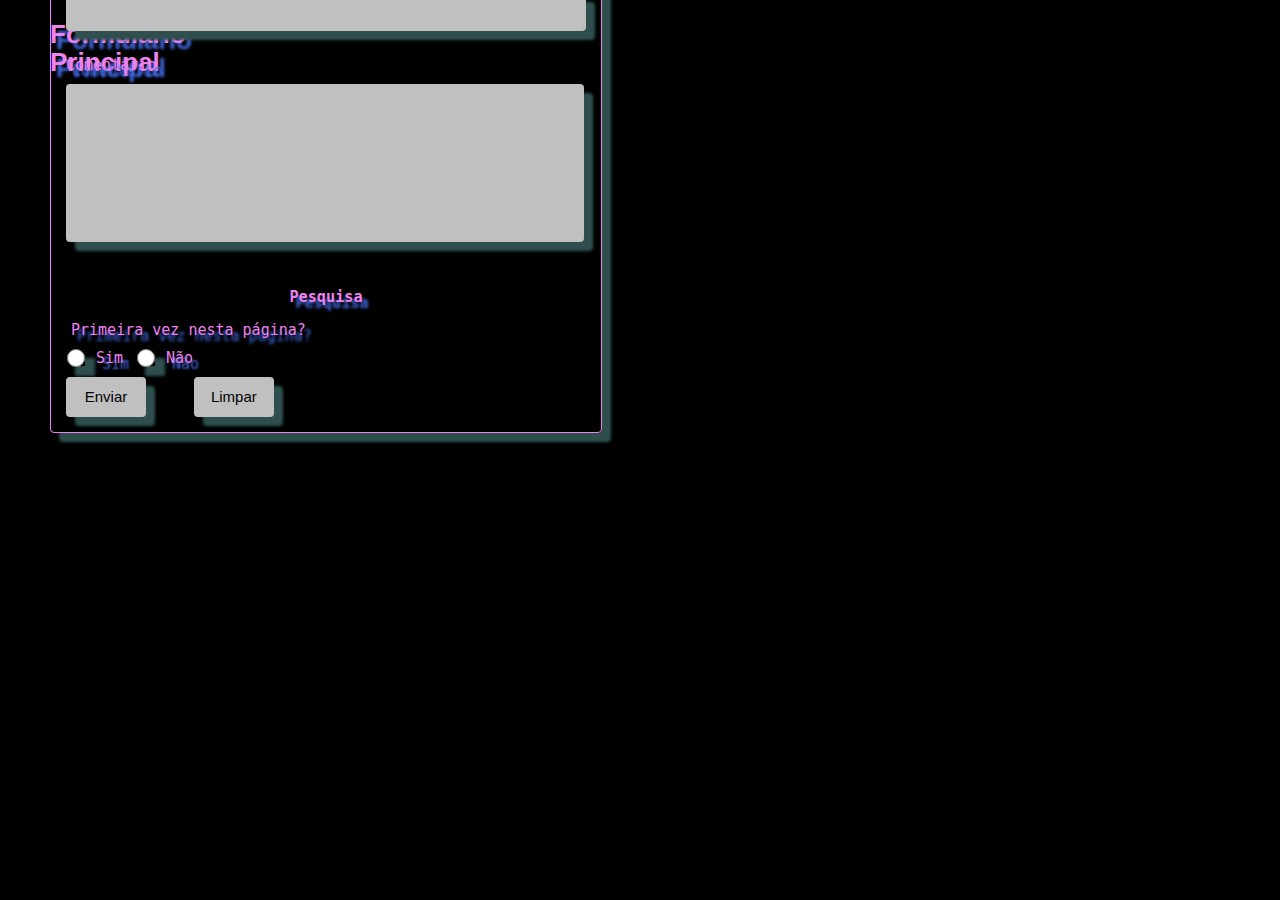
<file: Atividade10/index.html>
<!DOCTYPE html>
<html lang="ptb">

    <head>
        <meta charset="utf8">
        <title>Validação de dados</title>
    </head>
    
    <script src="assets/js/script.js" type="text/javascript"></script>
    
    <link rel="stylesheet" href="assets/css/style.css">

    <body onload="boasVindas()">
        
        <h1>Formulário Principal</h1>
        <br>
        <br>
        <div class="boasv" id="boasv">
        </div>
        
        <form name="form1" id="form1" onsubmit="validar">
        
            <fieldset>
                <div class="label">
                    <label for="nome">Nome</label>
                </div>
                <div class="input">
                    <input type="text" name="nome" id="nome">
                </div>
            </fieldset>
            
            <fieldset>
                <div class="label">
                    <label for="email">E-Mail</label>
                </div>
                <div class="input">
                    <input type="text" name="email" id="email">
                </div>
            </fieldset>
            
            <fieldset>
                <div class="label">
                    <label for="comentario">Comentário</label>
                </div>
                <div class="text">
                    <textarea id="comentario" name="comentario" wrap="soft">
                    </textarea>
                </div>
            </fieldset>
            
            <fieldset>
                <div class="radiogr">
                    <h3>Pesquisa</h3>
                    <p>Primeira vez nesta página?</p>
                    <br>
                    <input class="radio" type="radio" id="sim" name="primeiroAcesso" value="sim">
                    <label class="radio" for="sim">Sim</label>
                    
                    <input class="radio" type="radio" id="nao" name="primeiroAcesso" value="não">
                    <label class="radio" for="nao">Não</label>
                </div>
            </fieldset>
            
            <fieldset>
                <div class="btn">
                    <input class="btn" type="submit" value="Enviar">
                    <input class="btn" type="reset" value="Limpar">
                </div>
            </fieldset>
            
        </form>
    
    </body>
    
</html>
</file>
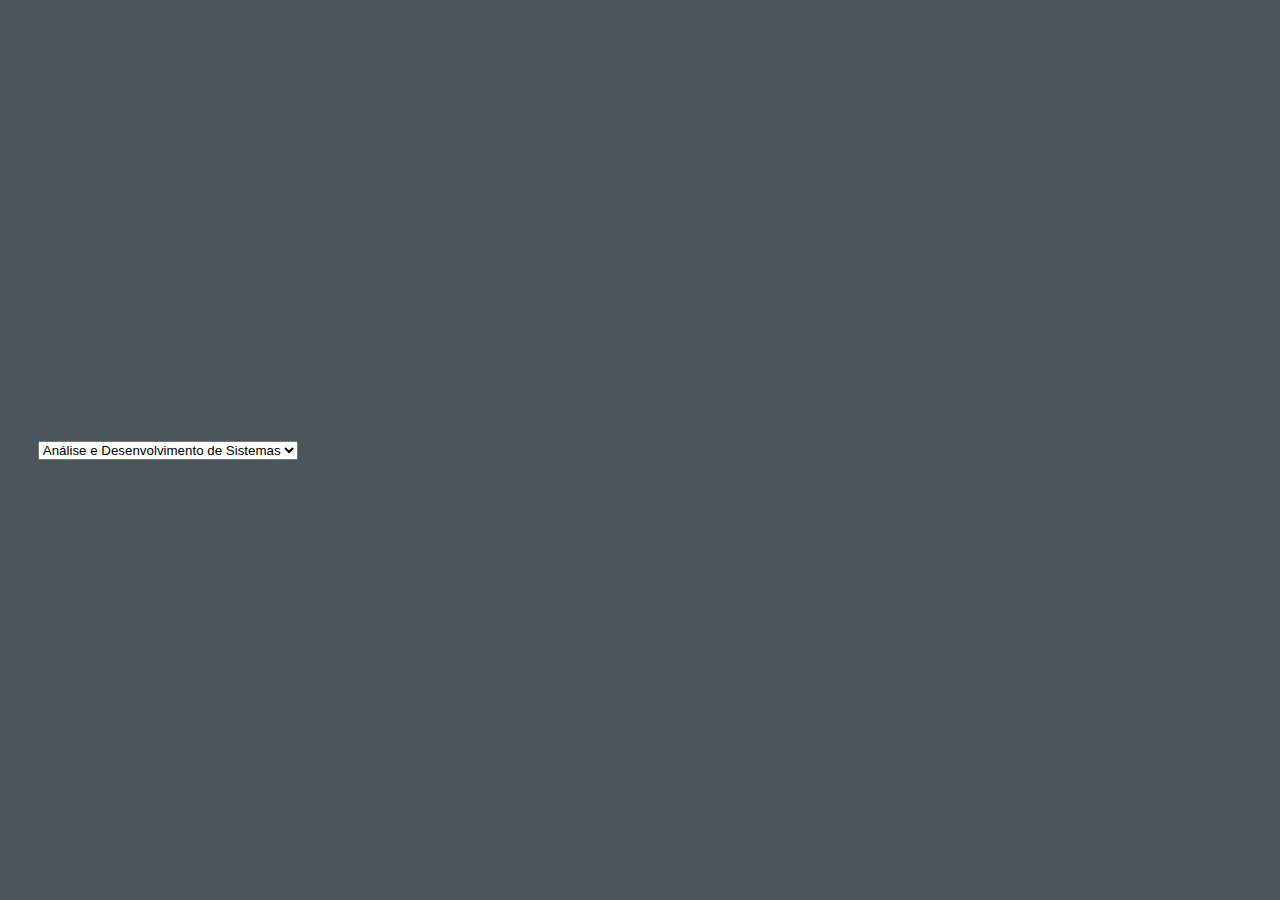
<file: Atividade11/index.html>
<!DOCTYPE html>
<html lang="ptb">

    <head>
    
        <meta charset="utf8">
        
        <title>Atividade 11</title>
        
        <link rel="stylesheet" href="assets/css/reset.css">
        <link rel="stylesheet" href="assets/css/style.css">
        
        <script type="text/javascript" src="assets/js/script.js" ></script>
        
    </head>
    
    <body>
    
        <div class="container">

            <div class="conteudo">
            
                <form name="form1" id="form1">
                
                    <select id="opcoes" onchange="questao()">
                    
                        <option id="ads" name="opc01" value="0">Análise e Desenvolvimento de Sistemas</option>
                        <option id="pol" name="opc02" value="1">Polímeros</option>
                        <option id="log" name="opc03" value="2">Logística</option>
                        <option id="pme" name="opc04" value="3">Processos Metalúrgicos</option>
                        <option id="fme" name="opc05" value="4">Fabricação Mecânica</option>
                        <option id="mav" name="opc06" value="5">Manufatura Avançada</option>
                        <option id="ela" name="opc07" value="6">Eletrônica Automotiva</option>
                        <option id="gem" name="opc08" value="7">Gestão Empresarial - EAD</option>
                        <option id="prm" name="opc09" value="8">Projetos Mecânicos</option>
                        <option id="sbm" name="opc10" value="9">Sistemas Biomédicos</option>
                        
                    </select>
                    
                </form>
                
            </div>
            
        </div>
    
    </body>

</html>
</file>
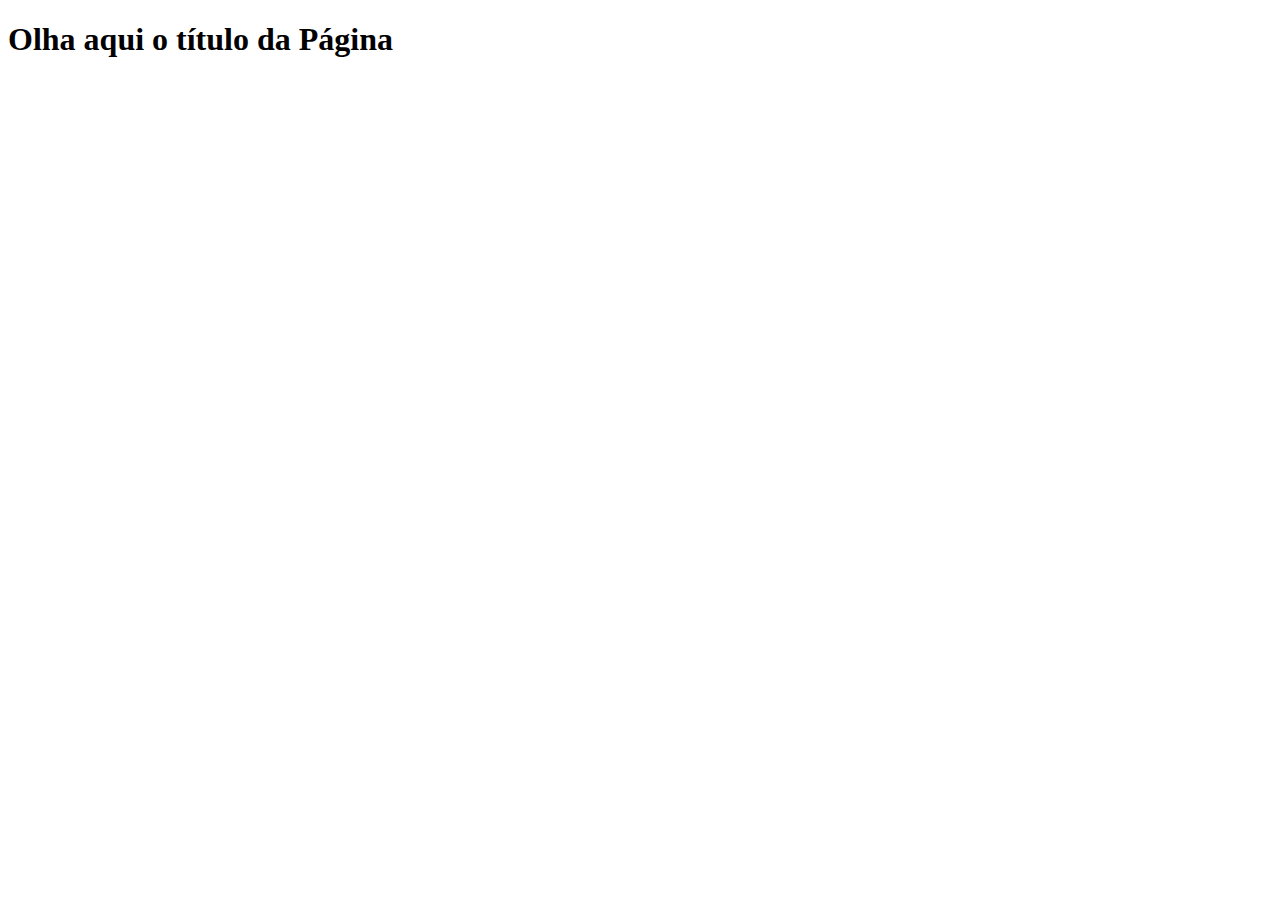
<file: Atividade13/index.html>
<?xml version="1.0" encoding="UTF-8" ?>
<!DOCTYPE html PUBLIC "-//W3C//DTD XHTML 1.0 Frameset//EN" "http://www.w3.org/TR/xhtml1/DTD/xhtml1-frameset.dtd">
<html xmlns="http://www.w3.org/1999/xhtml">
<head>
<meta http-equiv="Content-Type" content="text/html; charset=UTF-8" />
<title>Segundo Projeto</title>
</head>
<body>
 	<h1>Olha aqui o título da Página</h1>
</body>
</html>
</file>
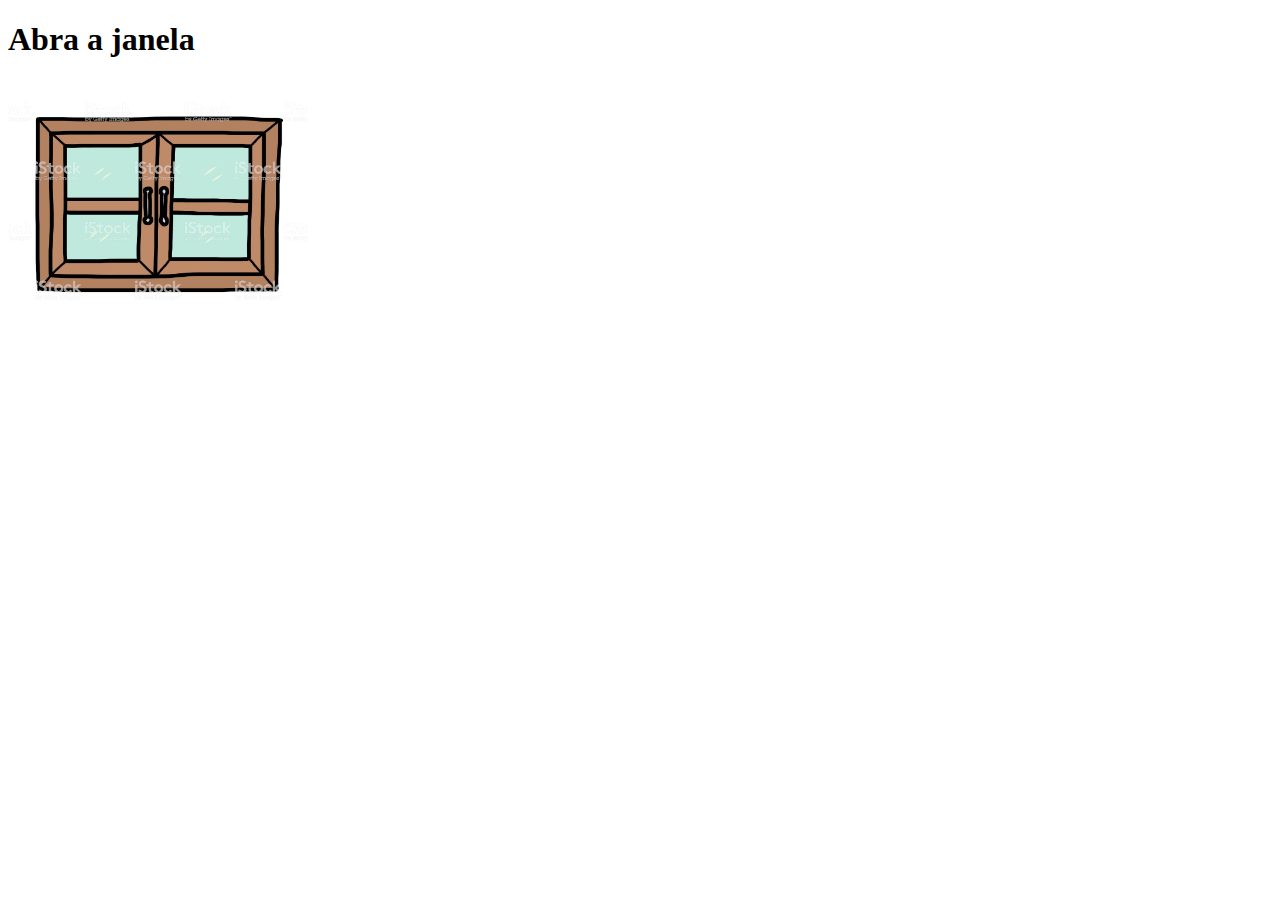
<file: Atividade8/index.html>
<!DOCTYPE html>
<html lang="en">
<head>
    <meta charset="UTF-8">
    <meta name="viewport" content="width=device-width, initial-scale=1.0">
    <title>Atividade 8</title>
</head>
<body>
    <h1>Abra a janela</h1>
    <img src="assets/img/janelafechada.jpg" id="imagem-janela" width="300">
    <script src="./index.js"></script>
</body>
</html>
</file>
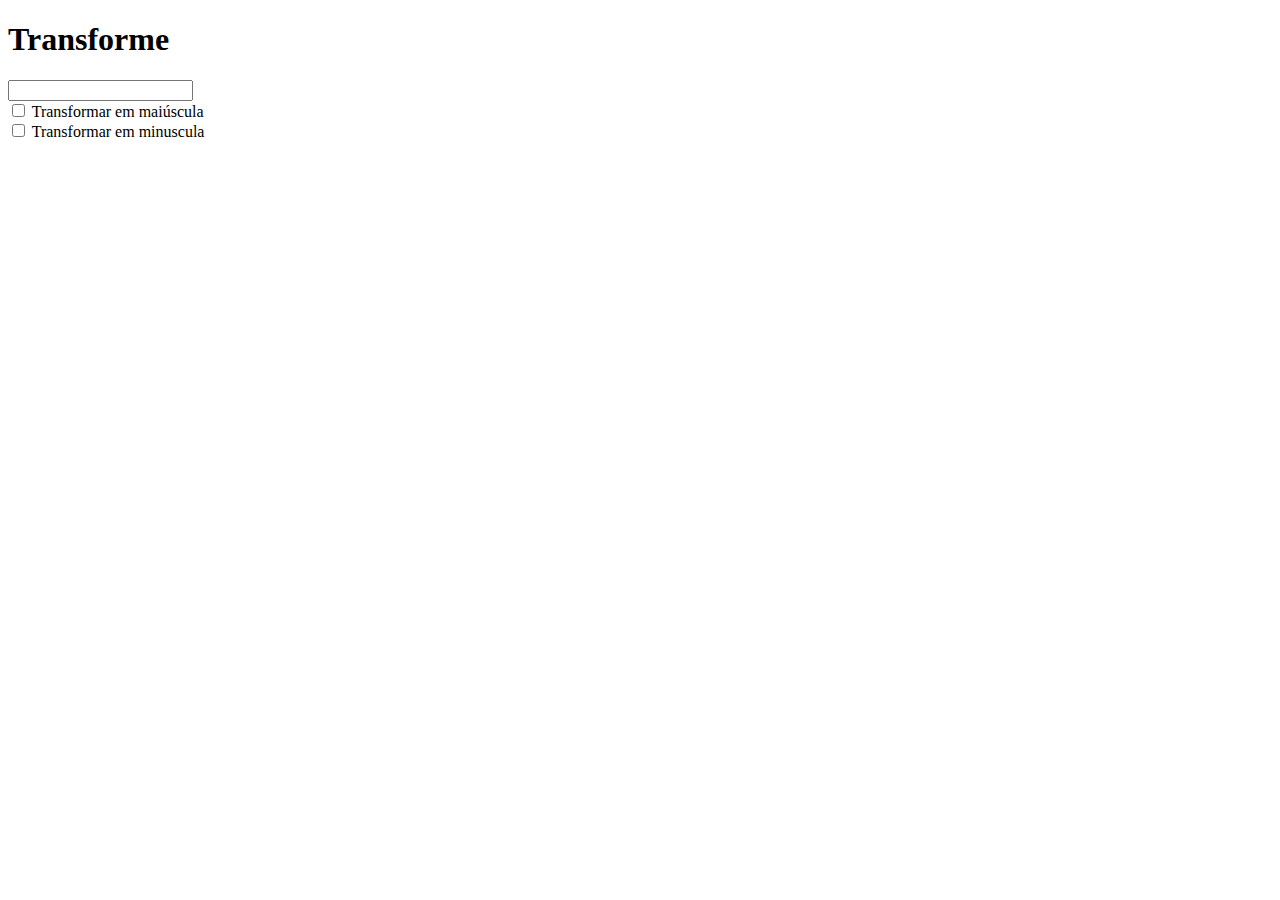
<file: Atividade9/index.html>
<!DOCTYPE html>
<html lang="en">
<head>
    <meta charset="UTF-8">
    <meta name="viewport" content="width=device-width, initial-scale=1.0">
    <title>Atividade 9</title>
</head>
<body>
    <h1>Transforme</h1>
    <input id="texto" type="text">
    <br>
    <label for="checkbox-maiuscula">
        <input type="checkbox" id="checkbox-maiuscula"> Transformar em maiúscula
    </label>
    <br>
    <label for="checkbox-minuscula">
        <input type="checkbox" id="checkbox-minuscula"> Transformar em minuscula
    </label>
    <script src="./index.js"></script>
</body>
</html>
</file>
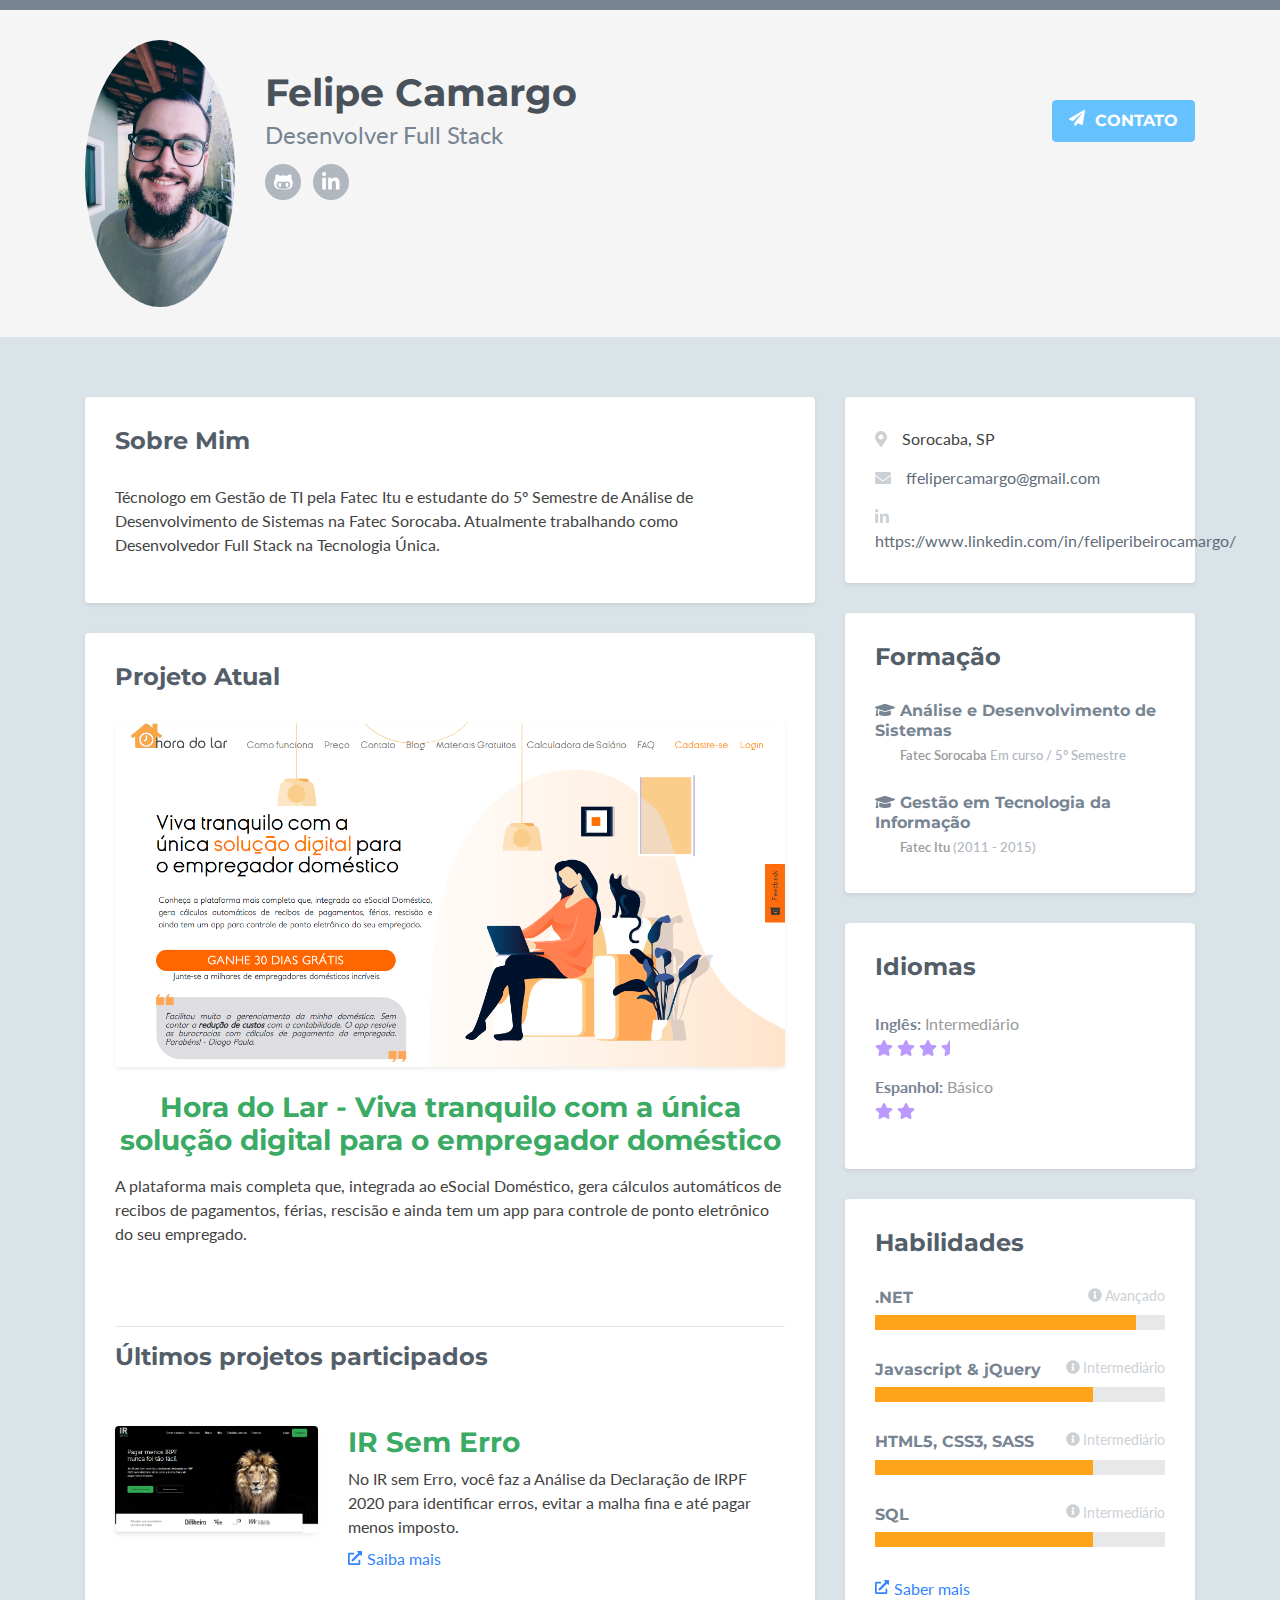
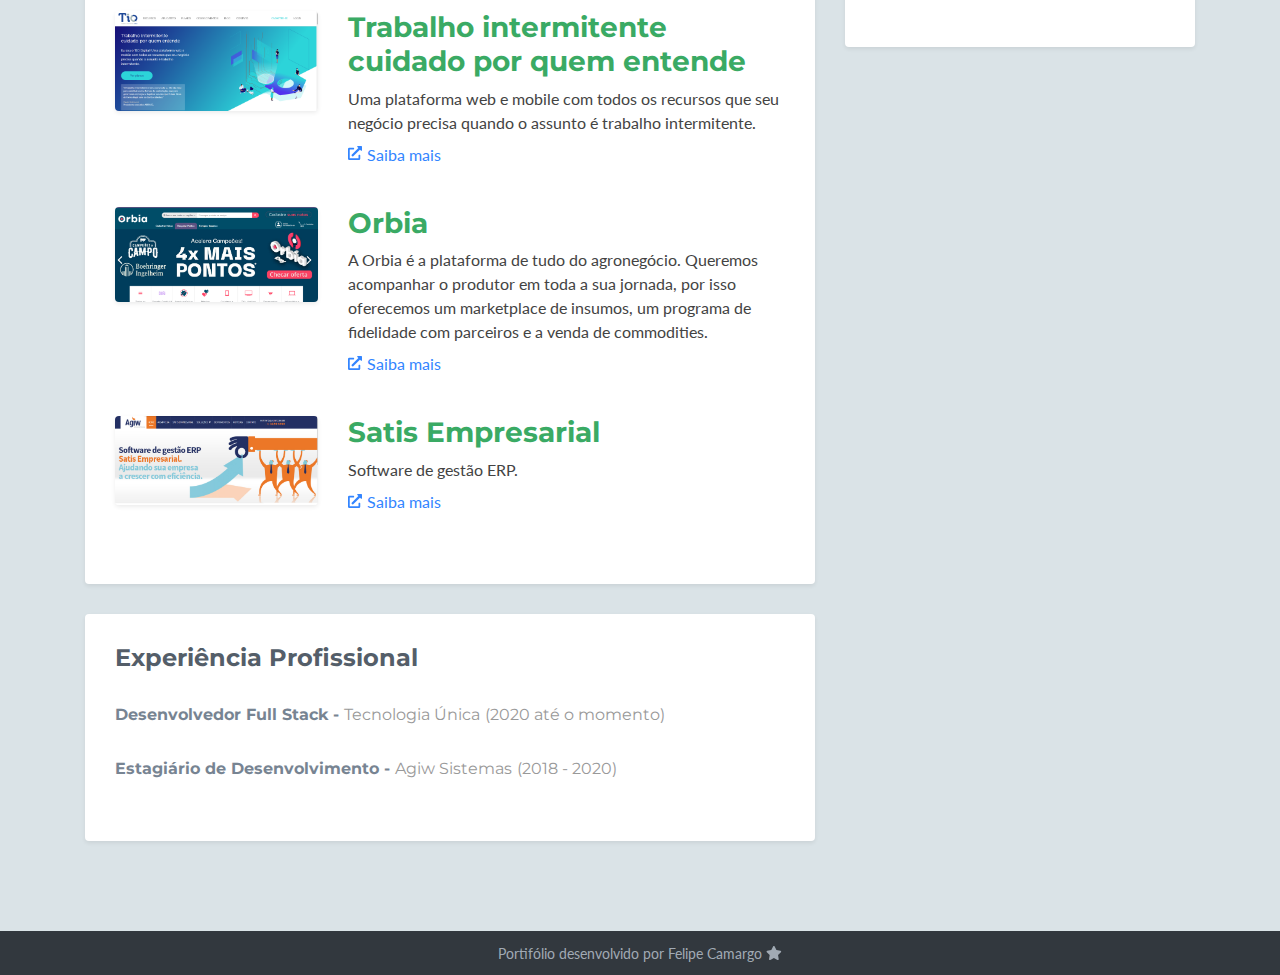
<file: Portifolio/index.html>
<!DOCTYPE html>
<html lang="en">
<head>
    <title>Portifólio - Felipe Camargo</title>
    <!-- Meta -->
    <meta charset="utf-8">    
    <meta name="viewport" content="width=device-width, initial-scale=1.0">
    <meta name="description" content="Portifólio - Felipe Camargo">      
    <link rel="shortcut icon" href="icon.ico">  
    
    <link href='https://fonts.googleapis.com/css?family=Lato:300,400,300italic,400italic' rel='stylesheet' type='text/css'>
    <link href='https://fonts.googleapis.com/css?family=Montserrat:400,700' rel='stylesheet' type='text/css'> 
    
    <!-- FontAwesome JS -->
    <script defer src="assets/fontawesome/js/all.js"></script>
    
    <!-- Global CSS -->
    <link rel="stylesheet" href="assets/plugins/bootstrap/css/bootstrap.min.css">    
    
    <!-- Theme CSS -->  
    <link id="theme-style" rel="stylesheet" href="assets/css/styles.css">
    
</head> 

<body>    
    <header class="header">
        <div class="container clearfix">                       
            <img class="profile-image img-fluid float-left rounded-circle" src="assets/images/profile.png" alt="profile image" />
            <div class="profile-content float-left">
                <h1 class="name">Felipe Camargo</h1>
                <h2 class="desc">Desenvolver Full Stack</h2>   
                <ul class="social list-inline">
                    <li class="list-inline-item"><a href="https://github.com/ffelipercamargo"><i class="fab fa-github-alt"></i></a></li>
                    <li class="list-inline-item"><a href="https://www.linkedin.com/in/feliperibeirocamargo/"><i class="fab fa-linkedin-in"></i></a></li>                                                                         
                </ul> 
            </div>
            <a class="btn btn-cta-primary float-right" href="" target="_blank"><i class="fas fa-paper-plane"></i> Contato</a>              
        </div>
    </header>
    
    <div class="container sections-wrapper">
        <div class="row">
            <div class="primary col-lg-8 col-12">
                <section class="about section">
                    <div class="section-inner shadow-sm rounded">
                        <h2 class="heading">Sobre Mim</h2>
                        <div class="content">
                            <p>Técnologo em Gestão de TI pela Fatec Itu e estudante do 5º Semestre de Análise de Desenvolvimento de Sistemas na Fatec Sorocaba. Atualmente trabalhando como Desenvolvedor Full Stack na Tecnologia Única.</p>                         
                        </div>
                    </div>
                </section>
    
               <section class="latest section">
                    <div class="section-inner shadow-sm rounded">
                        <h2 class="heading">Projeto Atual</h2>
                        <div class="content">    
                                               
                            <div class="item featured text-center">                                
                                <div class="featured-image has-ribbon">                                    
                                    <img class="img-fluid project-image rounded shadow-sm" src="assets/images/projects/project-feature.png" alt="project name" />
                                    </a>
                                </div>
                                <br />
                                
                                <h3 class="title mb-3"><a href="https://horadolar.com.br/" target="_blank">Hora do Lar - Viva tranquilo com a única solução digital para o empregador doméstico</a></h3>
                                    
                                <div class="desc text-left">                                    
                                    <p>A plataforma mais completa que, integrada ao eSocial Doméstico, gera cálculos automáticos de recibos de pagamentos, férias, rescisão e ainda tem um app para controle de ponto eletrônico do seu empregado.</p>
                                </div>                                        
                                <br />                 
                                <br />
                            </div>
                            <hr class="divider" />
                            <h2 class="heading">Últimos projetos participados</h2>                            
                            <br />                            
                            <div class="item row">
                                <a class="col-md-4 col-12" href="https://www.irsemerro.com.br/" target="_blank">
                                <img class="img-fluid project-image rounded shadow-sm" src="assets/images/projects/project-1.png" alt="project name" />
                                </a>
                                <div class="desc col-md-8 col-12">
                                    <h3 class="title"><a href="https://www.irsemerro.com.br/" target="_blank">IR Sem Erro</a></h3>
                                    <p class="mb-2">No IR sem Erro, você faz a Análise da Declaração de IRPF 2020 para identificar erros, evitar a malha fina e até pagar menos imposto.</p>
                                    <p><a class="more-link blue" href="https://www.irsemerro.com.br/" target="_blank"><i class="fas fa-external-link-alt"></i>Saiba mais</a></p>
                                </div>
                            </div>
                            <br />
                            
                            <div class="item row">
                                <a class="col-md-4 col-12" href="https://tio.digital/" target="_blank">
                                <img class="img-fluid project-image rounded shadow-sm" src="assets/images/projects/project-2.png" alt="project name" />
                                </a>
                                <div class="desc col-md-8 col-12">
                                    <h3 class="title"><a href="https://tio.digital/" target="_blank">Trabalho intermitente cuidado por quem entende</a></h3>
                                    <p class="mb-2">Uma plataforma web e mobile com todos os recursos que seu negócio precisa quando o assunto é trabalho intermitente.</p>
                                    <p><a class="more-link blue" href="https://tio.digital/" target="_blank"><i class="fas fa-external-link-alt"></i>Saiba mais</a></p>
                                </div>
                            </div>
                            <br />

                             <div class="item row">
                                <a class="col-md-4 col-12" href="https://www.orbia.ag/" target="_blank">
                                <img class="img-fluid project-image rounded shadow-sm" src="assets/images/projects/project-3.png" alt="project name" />
                                </a>
                                <div class="desc col-md-8 col-12">
                                    <h3 class="title"><a href="https://www.orbia.ag/" target="_blank">Orbia</a></h3>
                                    <p class="mb-2">A Orbia é a plataforma de tudo do agronegócio. Queremos acompanhar o produtor em toda a sua jornada, por isso oferecemos um marketplace de insumos, um programa de fidelidade com parceiros e a venda de commodities.</p>
                                    <p><a class="more-link blue" href="https://www.orbia.ag/" target="_blank"><i class="fas fa-external-link-alt"></i>Saiba mais</a></p>
                                </div>
                            </div>
                            <br />

                            <div class="item row">
                                <a class="col-md-4 col-12" href="https://www.agiw.com.br/" target="_blank">
                                <img class="img-fluid project-image rounded shadow-sm" src="assets/images/projects/project-4.png" alt="project name" />
                                </a>
                                <div class="desc col-md-8 col-12">
                                    <h3 class="title"><a href="https://www.agiw.com.br/" target="_blank">Satis Empresarial</a></h3>
                                    <p class="mb-2">Software de gestão ERP.</p>
                                    <p><a class="more-link blue" href="https://www.agiw.com.br/" target="_blank"><i class="fas fa-external-link-alt"></i>Saiba mais</a></p>
                                </div>
                            </div>
                            <br />
                            
                        </div>
                    </div>
                </section>                
                
                <section class="experience section">
                    <div class="section-inner shadow-sm rounded">
                        <h2 class="heading">Experiência Profissional</h2>
                        <div class="content">
                            <div class="item">
                                <h3 class="title">Desenvolvedor Full Stack - <span class="place"><a href="http://www.tecnologiaunica.com.br/">Tecnologia Única</a></span> <span class="year">(2020 até o momento)</span></h3>                                
                            </div>
                            <div class="item">
                                <h3 class="title">Estagiário de Desenvolvimento - <span class="place"><a href="https://www.agiw.com.br/">Agiw Sistemas</a></span> <span class="year">(2018 - 2020)</span></h3>                                
                            </div>
                        </div>
                    </div>
                </section>
            </div>
            <div class="secondary col-lg-4 col-12">
                 <aside class="info aside section">
                    <div class="section-inner shadow-sm rounded">
                        <h2 class="heading sr-only">Informações Básicas</h2>
                        <div class="content">
                            <ul class="list-unstyled">
                                <li><i class="fas fa-map-marker-alt"></i><span class="sr-only">Location:</span>Sorocaba, SP</li>
                                <li><i class="fas fa-envelope"></i><span class="sr-only">Email:</span><a class="grey" href="#">ffelipercamargo@gmail.com</a></li>
                                <li><i class="fab fa-linkedin-in"></i><span class="sr-only">Linkedin:</span><a class="grey" href="https://www.linkedin.com/in/feliperibeirocamargo/">https://www.linkedin.com/in/feliperibeirocamargo/</a></li>
                            </ul>
                        </div>
                    </div>
                </aside>
                
                <aside class="education aside section">
                    <div class="section-inner shadow-sm rounded">
                        <h2 class="heading">Formação</h2>
                        <div class="content">
                            <div class="item">                      
                                <h3 class="title"><i class="fas fa-graduation-cap"></i> Análise e Desenvolvimento de Sistemas</h3>
                                <h4 class="university">Fatec Sorocaba <span class="year">Em curso / 5º Semestre</span></h4>
                            </div>
                            <div class="item">
                                <h3 class="title"><i class="fas fa-graduation-cap"></i> Gestão em Tecnologia da Informação</h3>
                                <h4 class="university">Fatec Itu <span class="year">(2011 - 2015)</span></h4>
                            </div>
                        </div>
                    </div>
                </aside>
                            
                <aside class="languages aside section">
                    <div class="section-inner shadow-sm rounded">
                        <h2 class="heading">Idiomas</h2>
                        <div class="content">
                            <ul class="list-unstyled">
                                <li class="item">
                                    <span class="title"><strong>Inglês:</strong></span>
                                    <span class="level">Intermediário<br class="visible-xs"/></i> <i class="fas fa-star"></i> <i class="fas fa-star"></i> <i class="fas fa-star"></i> <i class="fas fa-star-half"></i></span>
                                </li>
                                <li class="item">
                                    <span class="title"><strong>Espanhol:</strong></span>
                                    <span class="level">Básico<br class="visible-sm visible-xs"/></i> <i class="fas fa-star"></i> <i class="fas fa-star"></i></span>
                                </li>
                            </ul>
                        </div>
                    </div>
                </aside>

                <aside class="skills aside section">
                    <div class="section-inner shadow-sm rounded">
                        <h2 class="heading">Habilidades</h2>
                        <div class="content">                                                      
                            <div class="skillset">
                               
                                <div class="item">
                                    <h3 class="level-title">.NET<span class="level-label" data-toggle="tooltip" data-placement="left" data-animation="true" title="Nível Intermediário."><i class="fas fa-info-circle"></i>Avançado</span></h3>
                                    <div class="level-bar">
                                        <div class="level-bar-inner" data-level="90%">
                                        </div>                                      
                                    </div>                                 
                                </div>
                                
                                <div class="item">
                                    <h3 class="level-title">Javascript &amp; jQuery<span class="level-label" data-toggle="tooltip" data-placement="left" data-animation="true" title="Nível Intermediário."><i class="fas fa-info-circle"></i>Intermediário</span></h3>
                                    <div class="level-bar">
                                        <div class="level-bar-inner" data-level="75%">
                                        </div>                                      
                                    </div>                                
                                </div>
                                
                                <div class="item">
                                    <h3 class="level-title">HTML5, CSS3, SASS<span class="level-label" data-toggle="tooltip" data-placement="left" data-animation="true" title="Nível Intermediário."><i class="fas fa-info-circle"></i>Intermediário</span></h3>
                                    <div class="level-bar">
                                        <div class="level-bar-inner" data-level="75%">
                                        </div>                                      
                                    </div>                              
                                </div>
                                
                                <div class="item">
                                    <h3 class="level-title">SQL<span class="level-label" data-toggle="tooltip" data-placement="left" data-animation="true" title="Nível Intermediário."><i class="fas fa-info-circle"></i>Intermediário</span></h3>
                                    <div class="level-bar">
                                        <div class="level-bar-inner" data-level="75%">
                                        </div>                                      
                                    </div>                                
                                </div>
                                
                                <p><a class="more-link blue" href="https://www.linkedin.com/in/feliperibeirocamargo/"><i class="fas fa-external-link-alt"></i>Saber mais</a></p> 
                            </div>              
                        </div>
                    </div>
                </aside>                                                
            </div>
        </div>
    </div>    
    
    <footer class="footer">
        <div class="container text-center">          
                <small class="copyright">Portifólio desenvolvido por Felipe Camargo <i class="fas fa-star"></i></a></small>
        </div>
    </footer> 
    
    <script type="text/javascript" src="assets/plugins/jquery-3.4.1.min.js"></script>
    <script type="text/javascript" src="assets/plugins/popper.min.js"></script> 
    <script type="text/javascript" src="assets/plugins/bootstrap/js/bootstrap.min.js"></script>    
    <script type="text/javascript" src="assets/plugins/jquery-rss/dist/jquery.rss.min.js"></script>     
    <script type="text/javascript" src="assets/js/main.js"></script>            
</body>
</html>
</file>
<file: Atividade10/assets/css/style.css>
html, body, form, 
fieldset, p, div, 
input, textarea {
    margin: 0;
    padding: 0;
    width: 0;
    height: 0;
    border: 0;
    text-decoration: none;
}

body {
    background-color: black;
    font-family: monospace;
    color: violet;
    vertical-align: middle;
    align-content: center;
    align-items: center;
    margin: auto;
    overflow: hidden;
}

div.boasv {
    margin: auto;
    margin-top: 10px;
    margin-bottom: 10px;
    display: inline-block;
    vertical-align: middle;
    align-content: center;
    align-items: center;
    align-self: center;
    left: 50px;
    text-align: justify;
    font-family: Verdana;
    font-size: 16px;
}

form {
    display: block;
    margin: auto;
    width: auto;
    height: auto;
    margin-top: 20px;
    padding: 15px;
    align-self: center;
    left: 50px;
    border: 1px solid violet;
    border-style: ridge;
    border-radius: 4px;
    position: absolute;
    box-shadow: 9px 9px 3px darkslategray;
}

fieldset {
    margin: auto;
    width: 520px;
    height: auto;
    display: block;
}

div.label {
    width: 50px;
    height: auto;
    font-size: 15px;
    text-shadow: 6px 6px 2px royalblue;
    margin-top: 15px;
}

div.input {
    width: 500px;
    height: auto;
    vertical-align: middle;
    align-content: center;
    align-items: center;
}

label {
    margin: auto;
    height: auto;
    width: auto;
}

input {
    margin: auto;
    width: 500px;
    font-size: 15px;
    height: 18px;
    margin-top: 10px;
    margin-bottom: 10px;
    padding: 10px;
    border-radius: 4px;
    background-color: silver;
    box-shadow: 9px 9px 3px darkslategray;
}

input.btn {
    margin: auto;
    margin-top: 10px;
    margin-right: 40px;
    width: 80px;
    height: 40px;
    text-align: center;
    vertical-align: middle;
    align-content: center;
    align-items: center;
}

div.radiogr {
    margin: auto;
    margin-top: 15px;
    margin-bottom: 20px;
    padding: 10px;
    display: inline;
    text-align: center;
    vertical-align: middle;
    align-self: center;
    align-content: center;
    align-items: center;
}

div.btn {
    margin: auto;
    margin-top: 20px;
    margin-bottom: 20px;
    display: inline;
    text-align: center;
    vertical-align: middle;
    align-self: center;
    align-content: center;
    align-items: center;
}

label.radio {
    width: 20px;
    margin: auto;
    margin-top: 10px;
    margin-right: 20px;
    font-size: 15px;
    float:left;
    text-shadow: 6px 6px 2px royalblue;
}

input.radio {
    width: 20px;
    margin: auto;
    margin-top: 10px;
    margin-right: 10px;
    float:left;
}

div.text {
    font-size: 15px;
    width: 100%;
    height: 100%;
    margin: auto;
    margin-top: 10px;
    margin-bottom: 10px;
}

textarea {
    appearance: none;
    resize: none;
    width: 510px;
    height: 150px;
    padding: 4px;
    font-size: 15px;
    text-align: justify;
    background-color: silver;
    border-radius: 4px;
    box-shadow: 9px 9px 3px darkslategray;
    overflow-y: auto;
    overflow-x: hidden;
}

h1 {
    display: inline-block;
    padding-left: 50px;
    line-height: 28px;
    font-family: arial;
    font-size: 26px;
    width: auto;
    height: 100%;
    margin: auto;
    margin-top: 20px;
    margin-bottom: 15px;
    text-shadow: 6px 6px 3px royalblue;
}

h3 {
    text-shadow: 6px 6px 3px royalblue;
}

p {
    margin: auto;
    display: inline;
    padding: 5px;
    margin-top: 5px;
    line-height: 18px;
    font-size: 15px;
    text-shadow: 6px 6px 3px royalblue;
}
</file>
<file: Atividade11/assets/css/style.css>
body {
    width: 100vw;
    height: 100vh;
    
    background-color: rgb(
        74, 
        85, 
        92
    );
    color: rgb(
        0, 
        0, 
        0
    );
    
    text-shadow: 4px 4px 2px rgb(178, 0, 0);
    
    overflow: hidden;
    
    display: inline-block;    
 
    align-self: center;
    align-content: center;
    align-items: center;
    vertical-align: middle;
    
}

* {
    box-sizing: border-box;
}

div {
    margin: auto;
    align-self: center;
    
    align-self: center;
    align-items: center;
    align-content: center;
}

div.container {
    height: 100%;
    width: 100%;
    padding-top: 1vh;
    padding-bottom: 1vh;
    
    background-repeat: no-repeat;
    
    overflow-y: auto;
    display: block;
    vertical-align: middle;
}

div.conteudo {
    width: 97.5vw;
    
    margin-left: 1vw;
    margin-right: 1vw;
    
    padding: 5px;
    
    height: 100%;
    margin-bottom: 1vh;
    vertical-align: middle;
}

h1 {
    margin: auto;
    margin-top: 30px;
    margin-bottom: 14px;
    display: block;
    width: 100%;
    
    font-size: 25px;
    font-weight: bold;
    visibility: visible;
}

p {
    margin: auto;
    visibility: visible;
    text-indent: 25px;
    font-size: 16px;
}

form {
    align-self: center;
    align-items: center;
    align-content: center;
    vertical-align: middle;
    margin: auto;
    padding: 20px;
}

select {
    align-self: center;
    align-items: center;
    align-content: center;
    vertical-align: middle;
    margin: auto;
}

select > option {
    align-self: center;
    align-items: center;
    align-content: center;
    vertical-align: middle;
    margin: auto;
}
</file>
<file: Portifolio/assets/css/styles.css>
body {
  font-family: 'Lato', arial, sans-serif;
  color: #434343;
  background: #DAE3E7;
  font-size: 16px;
  -webkit-font-smoothing: antialiased;
  -moz-osx-font-smoothing: grayscale;
}

h1, h2, h3, h4, h5, h6 {
  font-family: 'Montserrat', sans-serif;
  font-weight: 700;
  color: #778492;
}

a {
  color: #3AAA64;
  -webkit-transition: all 0.4s ease-in-out;
  -moz-transition: all 0.4s ease-in-out;
  -ms-transition: all 0.4s ease-in-out;
  -o-transition: all 0.4s ease-in-out;
}

a.grey {
  color: #5f6b77;
}

a.blue {
  color: #3385ff;
}

a:hover {
  text-decoration: underline;
  color: #5f6b77;
}

a:focus {
  text-decoration: none;
}

.btn, a.btn {
  -webkit-transition: all 0.4s ease-in-out;
  -moz-transition: all 0.4s ease-in-out;
  -ms-transition: all 0.4s ease-in-out;
  -o-transition: all 0.4s ease-in-out;
  font-family: 'Montserrat', arial, sans-serif;
  padding: 8px 16px;
  font-weight: bold;
}

.btn .svg-inline--fa, a.btn .svg-inline--fa {
  margin-right: 5px;
  position: relative;
  top: -2px;
}

.btn:focus, a.btn:focus {
  color: #fff;
  -webkit-box-shadow: none;
  -moz-box-shadow: none;
  box-shadow: none;
}

a.btn-cta-primary, .btn-cta-primary {
  background: #66c2ff;
  border: 1px solid #66c2ff;
  color: #fff;
  font-weight: 600;
  text-transform: uppercase;
}

a.btn-cta-primary:hover, .btn-cta-primary:hover {
  background: #66c2ff;
  border: 1px solid #66c2ff;
  color: #fff;
}

a.btn-cta-secondary, .btn-cta-secondary {
  background: #479FC8;
  border: 1px solid #479FC8;
  color: #fff;
  font-weight: 600;
  text-transform: uppercase;
}

a.btn-cta-secondary:hover, a.btn-cta-secondary:not(:disabled):not(.disabled):active:focus, .btn-cta-secondary:hover, .btn-cta-secondary:not(:disabled):not(.disabled):active:focus {
  background: #3893bd;
  border: 1px solid #3893bd;
  color: #fff;
  -webkit-box-shadow: none;
  -moz-box-shadow: none;
  box-shadow: none;
}

.text-highlight {
  color: #32383e;
}

a.dotted-link {
  border-bottom: 1px dotted #778492;
  color: #778492;
}

a.dotted-link:hover {
  text-decoration: none;
  color: #49515a;
}

.header {
  padding: 30px 0;
  background: #f5f5f5;
  border-top: 10px solid #778492;
}

.header .btn {
  margin-top: 60px;
  font-weight: bold;
}

.header .profile-image {
  margin-right: 30px;
  width: 150px;
}

.header .profile-content .name {
  color: #49515a;
  font-size: 38px;
  margin-bottom: 5px;
  margin-top: 30px;
}

.header .profile-content .desc {
  color: #778492;
  font-family: "Lato", arial, sans-serif;
  font-weight: 400;
  font-size: 24px;
  margin-top: 0;
  margin-bottom: 15px;
}

.header .profile-content .social a {
  background: #b0b7bf;
  width: 36px;
  height: 36px;
  display: inline-block;
  -webkit-border-radius: 50%;
  -moz-border-radius: 50%;
  -ms-border-radius: 50%;
  -o-border-radius: 50%;
  border-radius: 50%;
  -moz-background-clip: padding;
  -webkit-background-clip: padding-box;
  background-clip: padding-box;
  color: #fff;
  text-align: center;
}

.rBlueIcon {color:royalblue;}

.header .profile-content .social a:hover {
  background: #778492;
}

.header .profile-content .social a .svg-inline--fa {
  font-size: 20px;
  margin-top: 8px;
}

.sections-wrapper {
  padding-top: 60px;
  padding-bottom: 60px;
}

.section {
  margin-bottom: 30px;
}

.section .section-inner {
  background: #fff;
  padding: 30px;
}

.section .heading {
  margin-top: 0;
  margin-bottom: 30px;
  color: #545e69;
  font-size: 24px;
}

.section .content .more-link .svg-inline--fa {
  margin-right: 5px;
  font-size: 14px;
  position: relative;
  top: -2px;
}


/* Projetos */
.projects .item {
  margin-bottom: 30px;
}

.projects .item .title {
  font-size: 16px;
  margin-top: 0;
  margin-bottom: 5px;
  line-height: 1.5;
}

.projects .item .title a {
  color: #778492;
}

.projects .item .title a:hover {
  color: #5f6b77;
}

/* Experiencia Profissional */
.experience .item {
  margin-bottom: 30px;
}

.experience .item .title {
  font-size: 16px;
  margin-top: 0;
  margin-bottom: 5px;
  line-height: 1.5;
}

.experience .item .title .place {
  color: #999;
  font-weight: normal;
}

.experience .item .title .place a {
  color: #999;
}

.experience .item .title .place a:hover {
  color: #666666;
}

.experience .item .title .year {
  color: #999;
  font-weight: normal;
}

/* Informações */
.info .svg-inline--fa {
  margin-right: 15px;
  color: #ccd1d6;
}

.info .svg-inline--fa.fa-envelope-o {
  font-size: 14px;
}

.info ul {
  margin-bottom: 0;
}

.info li {
  margin-bottom: 15px;
}

.info li:last-child {
  margin-bottom: 0;
}

/* Formação */
.education .item {
  margin-bottom: 30px;
}

.education .item:last-child {
  margin-bottom: 0;
}

.education .item .title {
  font-size: 16px;
  margin-top: 0;
}

.education .item .university {
  font-family: "Lato", arial, sans-serif;
  font-size: 13px;
  color: #999;
  font-weight: 600;
  padding-left: 25px;
}

.education .item .university .year {
  color: #b0b7bf;
  font-weight: 500;
}

/* Idionas */
.languages .item {
  margin-bottom: 15px;
}

.languages .item .title {
  color: #778492;
}

.languages .item .level {
  color: #999;
}

.languages .item:last-child {
  margin-bottom: 0;
}

.languages .item .svg-inline--fa {
  color: #bb99ff;
}

/* Habilidades */
.skills .intro {
  margin-bottom: 30px;
}

.skills .skillset .item {
  margin-bottom: 30px;
}

.skills .skillset .level-title {
  font-size: 16px;
  position: relative;
  margin-top: 0;
  margin-bottom: 10;
}

.skills .skillset .level-title .level-label {
  color: #ccd1d6;
  font-size: 14px;
  font-weight: 400;
  font-family: "Lato", arial, sans-serif;
  position: absolute;
  right: 0;
  top: 0;
}

.skills .skillset .level-bar {
  height: 15px;
  background: #e8e8e8;
}

.skills .skillset .level-bar-inner {
  height: 15px;
  background: #ffa31a;
}

.skills .svg-inline--fa {
  margin-right: 3px;
  position: relative;
  top: -1px;
}

.list ul li {
  margin-bottom: 10px;
}

.list ul li .svg-inline--fa {
  margin-right: 5px;
}

.list ul li a {
  color: #778492;
}

.list ul li a:hover {
  color: #49515a;
}

.footer {
  background: #32383e;
  color: #fff;
  padding: 10px 0;
}

.footer .copyright {
  line-height: 1.6;
  color: #a1aab4;
  font-size: 14px;
}

.footer a {
  color: #fff;
}

.footer .fa-heart {
  color: #fb866a;
}

@media (max-width: 767.98px) {
  .header {
    text-align: center;
  }
  .header .profile-image {
    float: none !important;
    margin: 0 auto;
  }
  .header .profile-content {
    float: none !important;
    text-align: center;
  }
  .header .btn {
    margin-top: 30px;
    float: none !important;
  }
  .project-image {
    margin-bottom: 15px;
  }
}

@media (min-width: 1400px) {
  .container {
    width: 1360px;
    max-width: inherit;
  }
}
</file>
